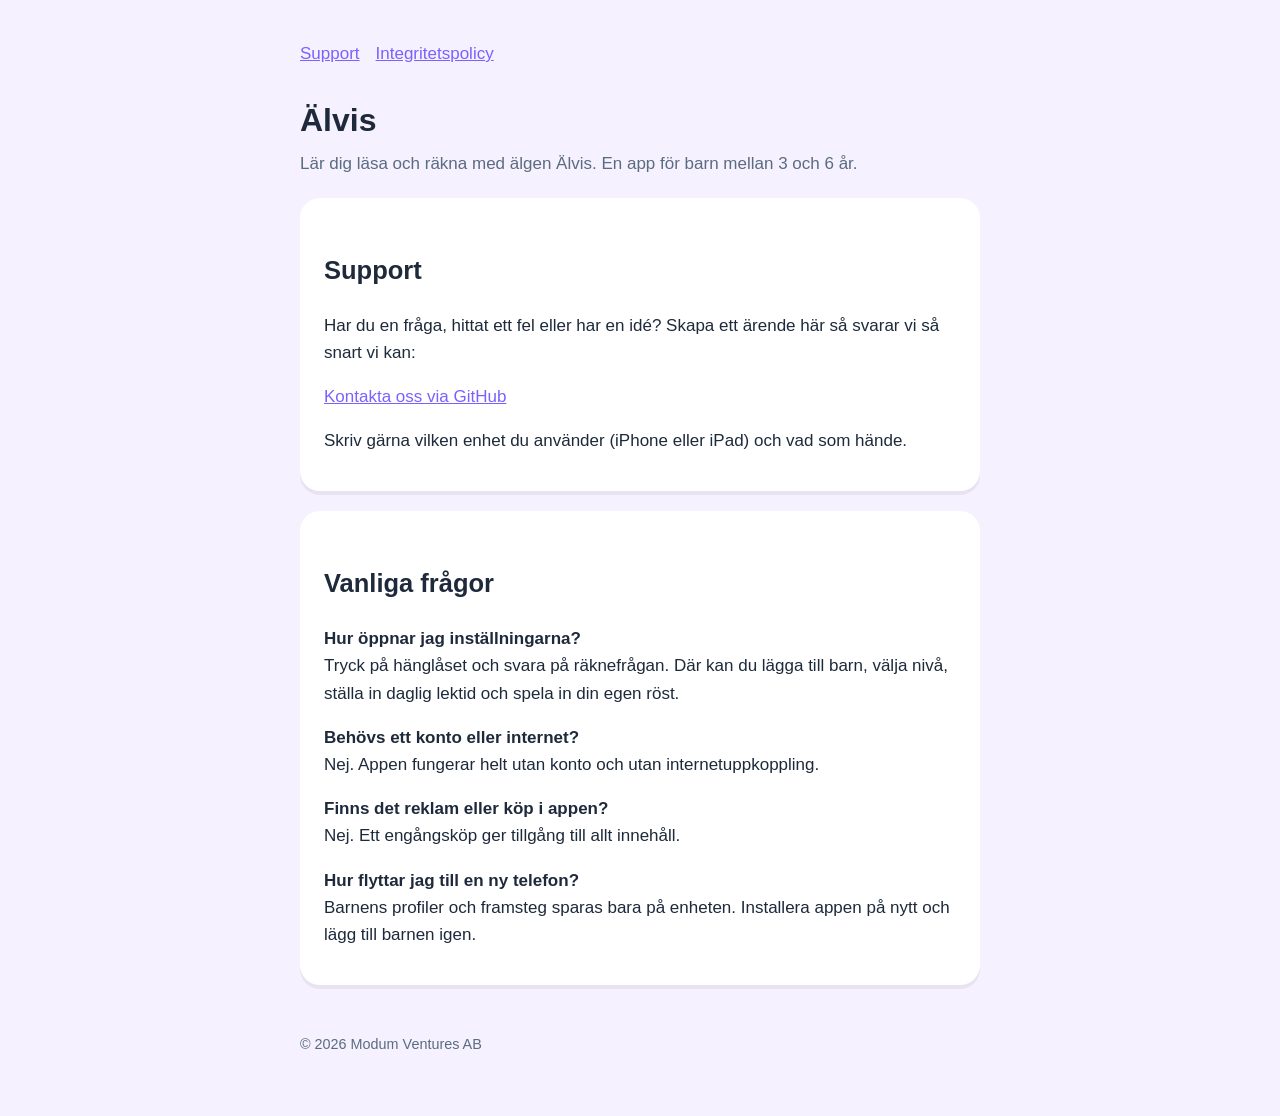
<file: index.html>
<!doctype html>
<html lang="sv">
<head>
<meta charset="utf-8"><meta name="viewport" content="width=device-width, initial-scale=1">
<title>Älvis – Support</title>
<link rel="stylesheet" href="style.css">
</head>
<body><main>
<nav><a href="index.html">Support</a><a href="privacy.html">Integritetspolicy</a></nav>
<h1>Älvis</h1>
<p class="lead">Lär dig läsa och räkna med älgen Älvis. En app för barn mellan 3 och 6 år.</p>

<div class="card">
<h2>Support</h2>
<p>Har du en fråga, hittat ett fel eller har en idé? Skapa ett ärende här så svarar vi så snart vi kan:</p>
<p><a href="https://github.com/sinakes/alvis/issues/new">Kontakta oss via GitHub</a></p>
<p>Skriv gärna vilken enhet du använder (iPhone eller iPad) och vad som hände.</p>
</div>

<div class="card">
<h2>Vanliga frågor</h2>
<p><strong>Hur öppnar jag inställningarna?</strong><br>Tryck på hänglåset och svara på räknefrågan. Där kan du lägga till barn, välja nivå, ställa in daglig lektid och spela in din egen röst.</p>
<p><strong>Behövs ett konto eller internet?</strong><br>Nej. Appen fungerar helt utan konto och utan internetuppkoppling.</p>
<p><strong>Finns det reklam eller köp i appen?</strong><br>Nej. Ett engångsköp ger tillgång till allt innehåll.</p>
<p><strong>Hur flyttar jag till en ny telefon?</strong><br>Barnens profiler och framsteg sparas bara på enheten. Installera appen på nytt och lägg till barnen igen.</p>
</div>

<footer>© 2026 Modum Ventures AB</footer>
</main></body>
</html>
</file>
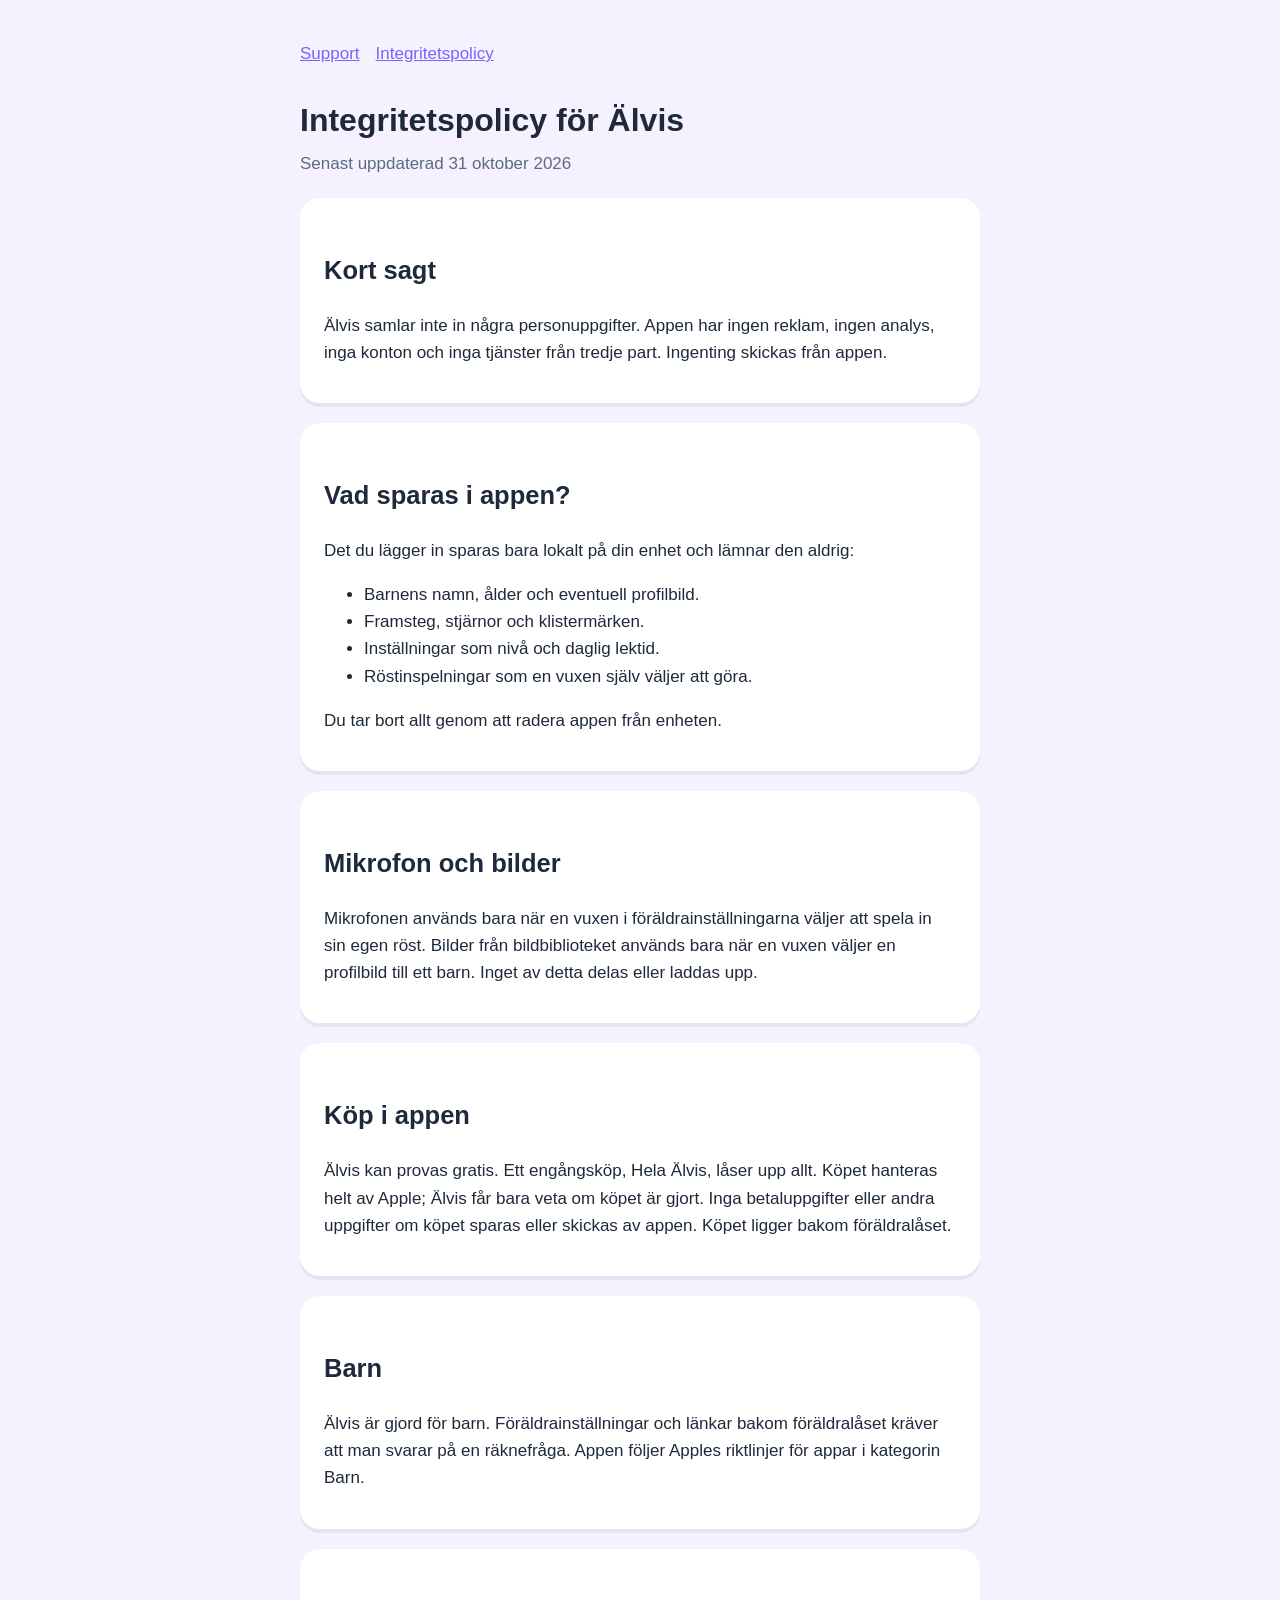
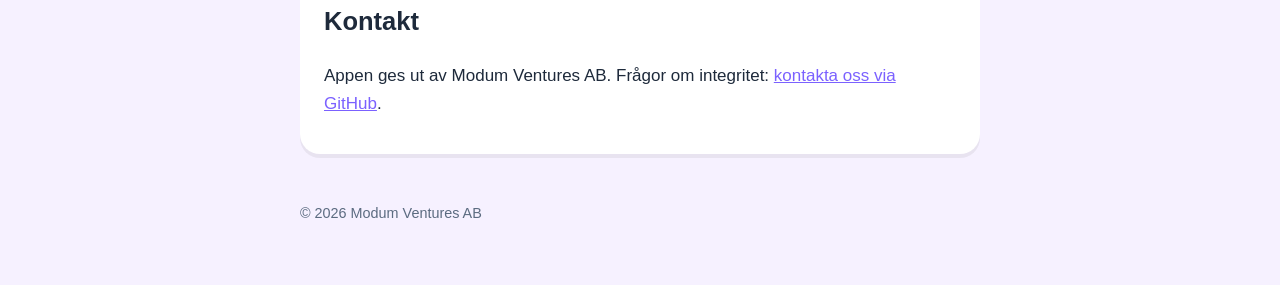
<file: privacy.html>
<!doctype html>
<html lang="sv">
<head>
<meta charset="utf-8"><meta name="viewport" content="width=device-width, initial-scale=1">
<title>Älvis – Integritetspolicy</title>
<link rel="stylesheet" href="style.css">
</head>
<body><main>
<nav><a href="index.html">Support</a><a href="privacy.html">Integritetspolicy</a></nav>
<h1>Integritetspolicy för Älvis</h1>
<p class="lead">Senast uppdaterad 31 oktober 2026</p>

<div class="card">
<h2>Kort sagt</h2>
<p>Älvis samlar inte in några personuppgifter. Appen har ingen reklam, ingen analys, inga konton och inga tjänster från tredje part. Ingenting skickas från appen.</p>
</div>

<div class="card">
<h2>Vad sparas i appen?</h2>
<p>Det du lägger in sparas bara lokalt på din enhet och lämnar den aldrig:</p>
<ul>
<li>Barnens namn, ålder och eventuell profilbild.</li>
<li>Framsteg, stjärnor och klistermärken.</li>
<li>Inställningar som nivå och daglig lektid.</li>
<li>Röstinspelningar som en vuxen själv väljer att göra.</li>
</ul>
<p>Du tar bort allt genom att radera appen från enheten.</p>
</div>

<div class="card">
<h2>Mikrofon och bilder</h2>
<p>Mikrofonen används bara när en vuxen i föräldrainställningarna väljer att spela in sin egen röst. Bilder från bildbiblioteket används bara när en vuxen väljer en profilbild till ett barn. Inget av detta delas eller laddas upp.</p>
</div>

<div class="card">
<h2>Köp i appen</h2>
<p>Älvis kan provas gratis. Ett engångsköp, Hela Älvis, låser upp allt. Köpet hanteras helt av Apple; Älvis får bara veta om köpet är gjort. Inga betaluppgifter eller andra uppgifter om köpet sparas eller skickas av appen. Köpet ligger bakom föräldralåset.</p>
</div>

<div class="card">
<h2>Barn</h2>
<p>Älvis är gjord för barn. Föräldrainställningar och länkar bakom föräldralåset kräver att man svarar på en räknefråga. Appen följer Apples riktlinjer för appar i kategorin Barn.</p>
</div>

<div class="card">
<h2>Kontakt</h2>
<p>Appen ges ut av Modum Ventures AB. Frågor om integritet: <a href="https://github.com/sinakes/alvis/issues/new">kontakta oss via GitHub</a>.</p>
</div>

<footer>© 2026 Modum Ventures AB</footer>
</main></body>
</html>
</file>
<file: style.css>
:root{--bg:#f6f1ff;--fg:#1e2a3b;--muted:#5b6b80;--accent:#7b61ff;--card:#fff}
@media (prefers-color-scheme:dark){:root{--bg:#17132b;--fg:#f2efff;--muted:#b9b3d6;--accent:#a996ff;--card:#221d3d}}
*{box-sizing:border-box}
body{margin:0;background:var(--bg);color:var(--fg);font:17px/1.6 -apple-system,BlinkMacSystemFont,"Segoe UI",Roboto,sans-serif}
main{max-width:720px;margin:0 auto;padding:40px max(20px,env(safe-area-inset-left)) 60px}
h1{font-size:2rem;margin:0 0 .25rem}h2{margin-top:2rem}
.lead{color:var(--muted);margin-top:0}
.card{background:var(--card);border-radius:20px;padding:20px 24px;margin:20px 0;box-shadow:0 4px 0 rgba(0,0,0,.06)}
a{color:var(--accent)}nav{display:flex;gap:16px;margin-bottom:28px}
footer{color:var(--muted);font-size:.9rem;margin-top:48px}
</file>
